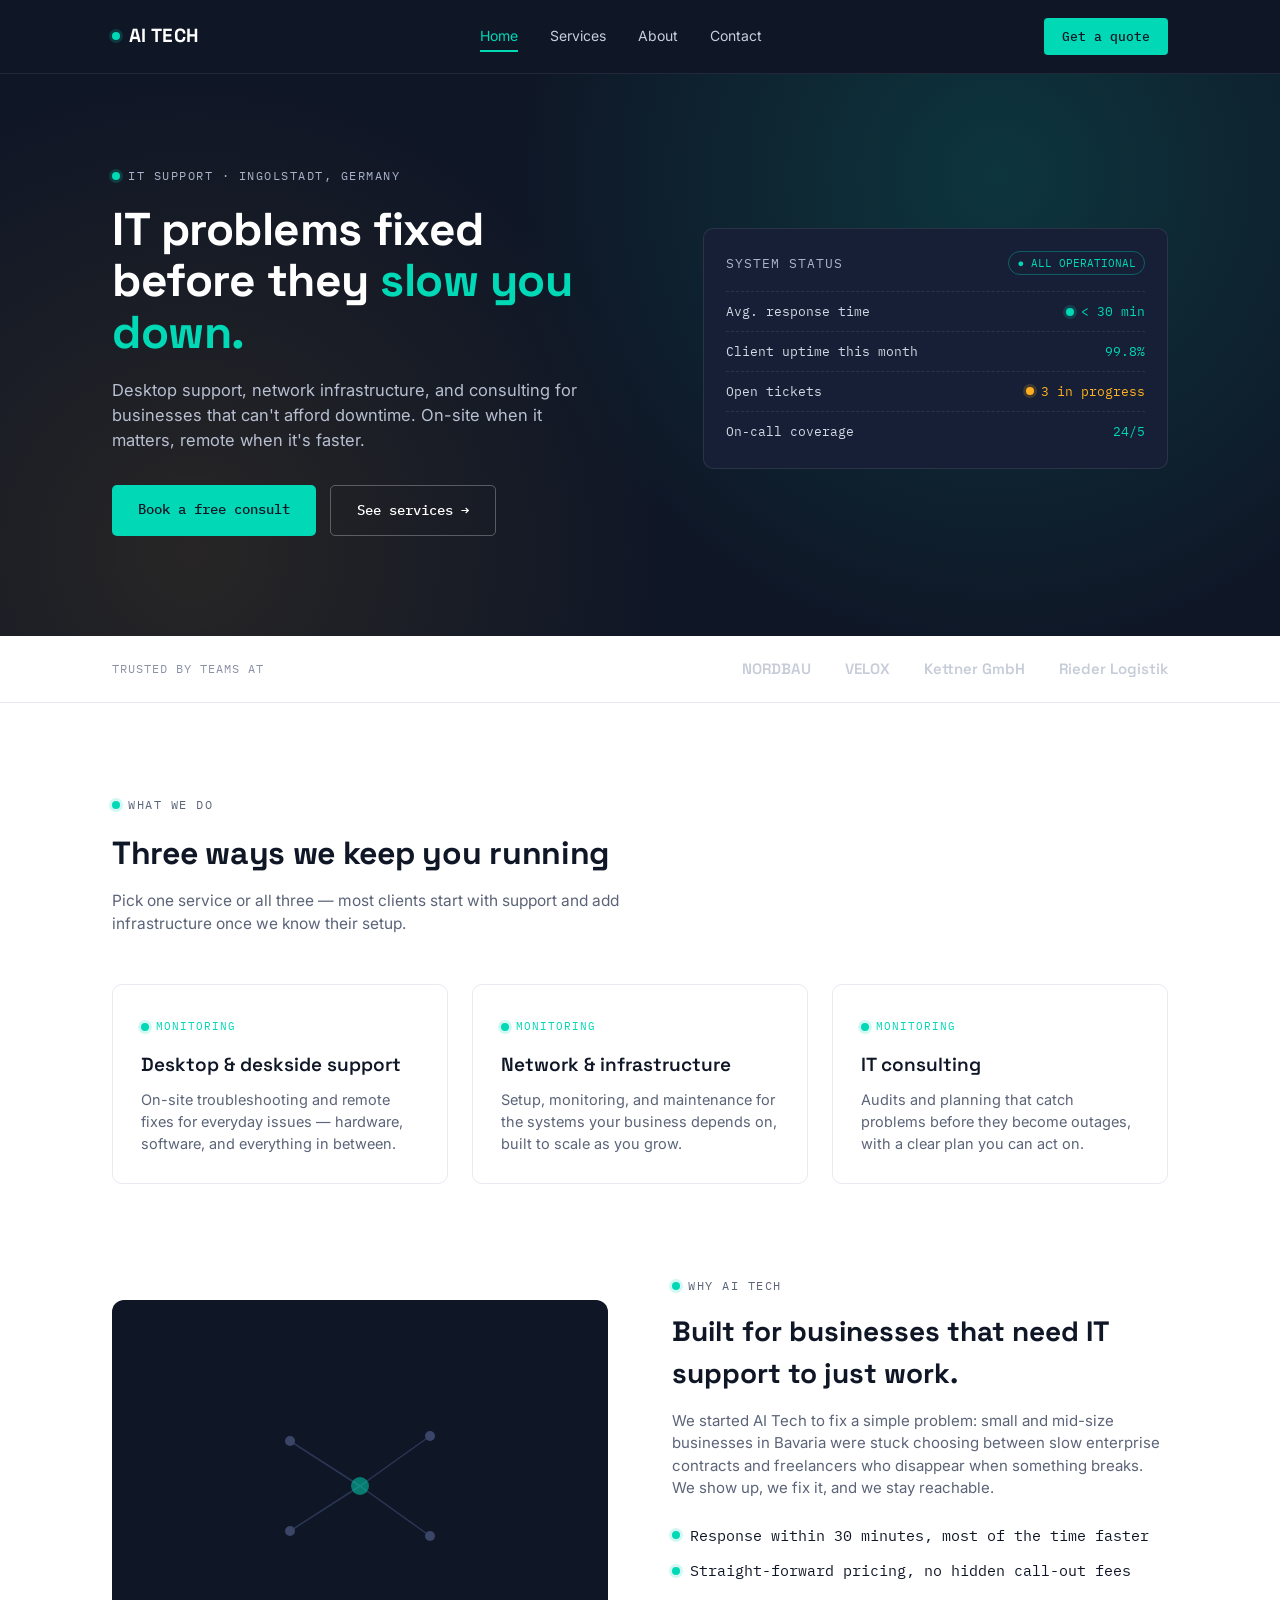
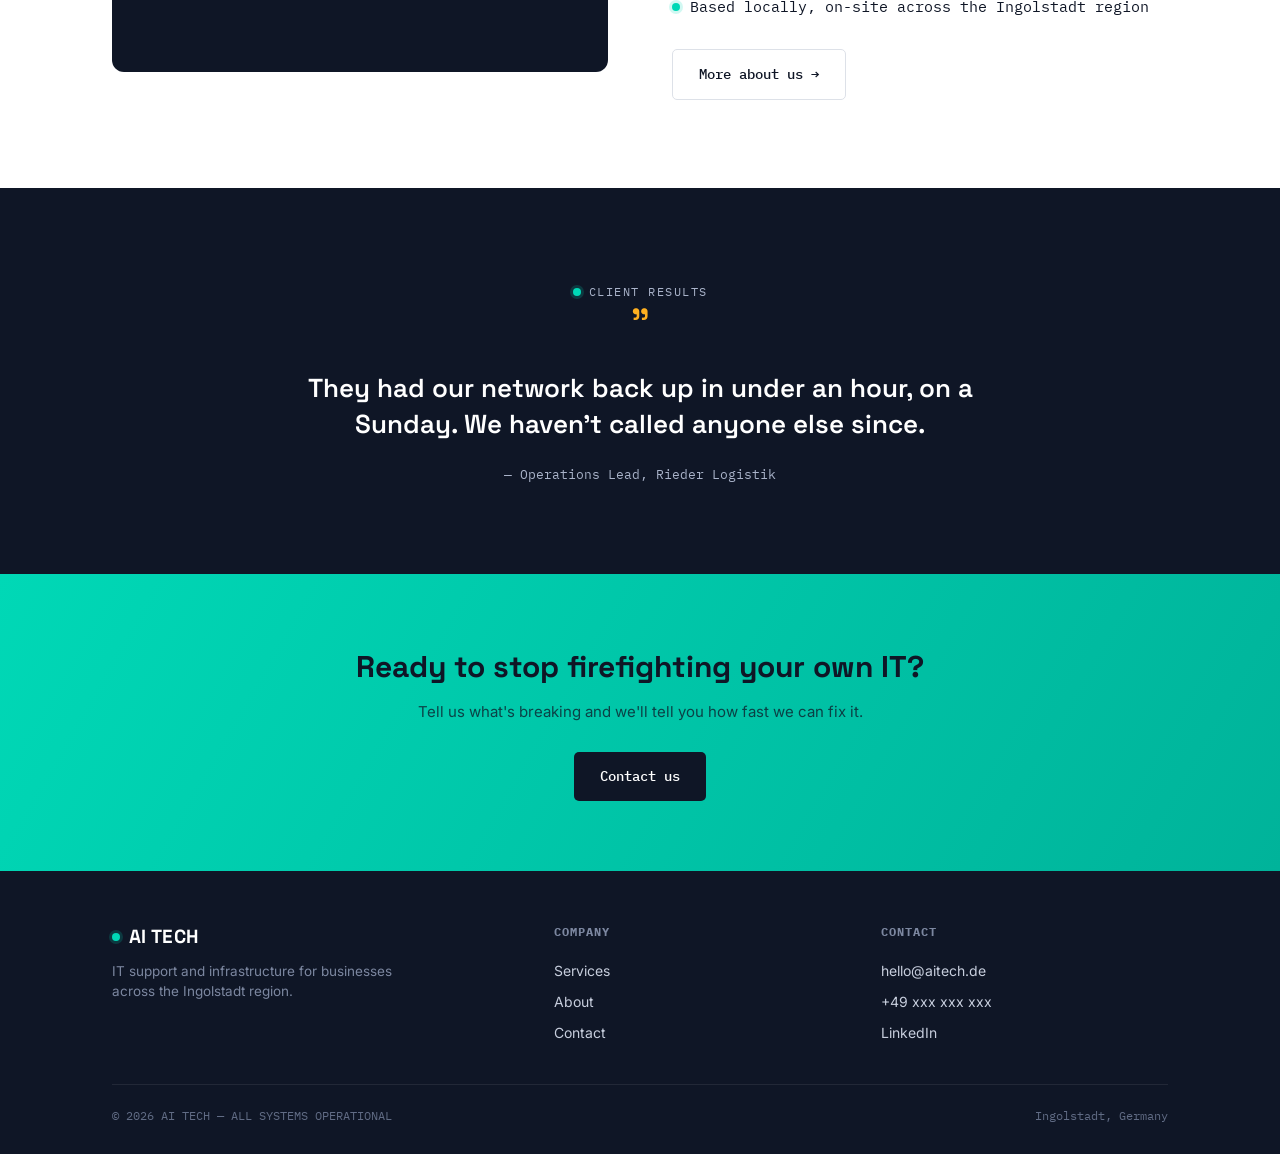
<file: index.html>
<!DOCTYPE html>
<html lang="en">
<head>
<meta charset="UTF-8">
<meta name="viewport" content="width=device-width, initial-scale=1">
<title>AI Tech — IT Support in Ingolstadt</title>
<link rel="preconnect" href="https://fonts.googleapis.com">
<link href="https://fonts.googleapis.com/css2?family=Space+Grotesk:wght@500;600;700&family=Inter:wght@400;500;600&family=IBM+Plex+Mono:wght@400;500&display=swap" rel="stylesheet">
<link rel="stylesheet" href="styles.css">
</head>
<body>

<header>
  <div class="wrap">
    <nav>
      <a href="index.html" class="logo"><span class="dot"></span>AI TECH</a>
      <div class="nav-links">
        <a href="index.html" class="active">Home</a>
        <a href="services.html">Services</a>
        <a href="about.html">About</a>
        <a href="contact.html">Contact</a>
      </div>
      <a href="contact.html" class="nav-cta">Get a quote</a>
      <button class="menu-btn" aria-label="Toggle menu" aria-expanded="false">≡</button>
    </nav>
    <div class="mobile-menu">
      <a href="index.html" class="active">Home</a>
      <a href="services.html">Services</a>
      <a href="about.html">About</a>
      <a href="contact.html">Contact</a>
    </div>
  </div>
</header>

<section class="hero">
  <div class="wrap hero-inner">
    <div>
      <span class="eyebrow on-dark"><span class="dot"></span>IT SUPPORT · INGOLSTADT, GERMANY</span>
      <h1>IT problems fixed<br>before they <span>slow you down.</span></h1>
      <p class="sub">Desktop support, network infrastructure, and consulting for businesses that can't afford downtime. On-site when it matters, remote when it's faster.</p>
      <div class="cta-row">
        <a href="contact.html" class="btn-primary">Book a free consult</a>
        <a href="services.html" class="btn-secondary">See services →</a>
      </div>
    </div>

    <div class="status-panel">
      <div class="head">
        <span class="title">SYSTEM STATUS</span>
        <span class="badge">● ALL OPERATIONAL</span>
      </div>
      <div class="status-row"><span class="name">Avg. response time</span><span class="val"><span class="dot"></span>&lt; 30 min</span></div>
      <div class="status-row"><span class="name">Client uptime this month</span><span class="val">99.8%</span></div>
      <div class="status-row"><span class="name">Open tickets</span><span class="val amber"><span class="dot amber"></span>3 in progress</span></div>
      <div class="status-row"><span class="name">On-call coverage</span><span class="val">24/5</span></div>
    </div>
  </div>
</section>

<div class="trust">
  <div class="wrap">
    <span class="label">TRUSTED BY TEAMS AT</span>
    <div class="logos">
      <span>NORDBAU</span><span>VELOX</span><span>Kettner&nbsp;GmbH</span><span>Rieder&nbsp;Logistik</span>
    </div>
  </div>
</div>

<section class="section on-white">
  <div class="wrap">
    <div class="section-head">
      <span class="eyebrow"><span class="dot"></span>WHAT WE DO</span>
      <h2>Three ways we keep you running</h2>
      <p>Pick one service or all three — most clients start with support and add infrastructure once we know their setup.</p>
    </div>
    <div class="cards">
      <div class="card">
        <span class="status-tag"><span class="dot"></span>MONITORING</span>
        <h3>Desktop &amp; deskside support</h3>
        <p>On-site troubleshooting and remote fixes for everyday issues — hardware, software, and everything in between.</p>
      </div>
      <div class="card">
        <span class="status-tag"><span class="dot"></span>MONITORING</span>
        <h3>Network &amp; infrastructure</h3>
        <p>Setup, monitoring, and maintenance for the systems your business depends on, built to scale as you grow.</p>
      </div>
      <div class="card">
        <span class="status-tag"><span class="dot"></span>MONITORING</span>
        <h3>IT consulting</h3>
        <p>Audits and planning that catch problems before they become outages, with a clear plan you can act on.</p>
      </div>
    </div>
  </div>
</section>

<section class="section on-white" style="padding-top:0;">
  <div class="wrap split">
    <div class="diagram-box">
      <svg width="200" height="150" viewBox="0 0 200 150" fill="none">
        <line x1="30" y1="30" x2="100" y2="75" stroke="#2A3654" stroke-width="1.5"/>
        <line x1="170" y1="25" x2="100" y2="75" stroke="#2A3654" stroke-width="1.5"/>
        <line x1="30" y1="120" x2="100" y2="75" stroke="#2A3654" stroke-width="1.5"/>
        <line x1="170" y1="125" x2="100" y2="75" stroke="#2A3654" stroke-width="1.5"/>
        <circle cx="30" cy="30" r="5" fill="#3A4568"/>
        <circle cx="170" cy="25" r="5" fill="#3A4568"/>
        <circle cx="30" cy="120" r="5" fill="#3A4568"/>
        <circle cx="170" cy="125" r="5" fill="#3A4568"/>
        <circle cx="100" cy="75" r="9" fill="#00D8B6">
          <animate attributeName="opacity" values="1;0.4;1" dur="2.4s" repeatCount="indefinite"/>
        </circle>
      </svg>
    </div>
    <div>
      <span class="eyebrow"><span class="dot"></span>WHY AI TECH</span>
      <h2>Built for businesses that need IT support to just work.</h2>
      <p>We started AI Tech to fix a simple problem: small and mid-size businesses in Bavaria were stuck choosing between slow enterprise contracts and freelancers who disappear when something breaks. We show up, we fix it, and we stay reachable.</p>
      <ul>
        <li><span class="dot"></span>Response within 30 minutes, most of the time faster</li>
        <li><span class="dot"></span>Straight-forward pricing, no hidden call-out fees</li>
        <li><span class="dot"></span>Based locally, on-site across the Ingolstadt region</li>
      </ul>
      <div class="cta-row" style="margin-top:24px;">
        <a href="about.html" class="btn-secondary" style="color:var(--ink); border-color:#DDE1E8;">More about us →</a>
      </div>
    </div>
  </div>
</section>

<section class="testimonial">
  <div class="wrap">
    <span class="eyebrow on-dark"><span class="dot"></span>CLIENT RESULTS</span>
    <div class="quote-mark">"</div>
    <blockquote>They had our network back up in under an hour, on a Sunday. We haven't called anyone else since.</blockquote>
    <div class="author">— Operations Lead, Rieder Logistik</div>
  </div>
</section>

<section class="cta-band">
  <div class="wrap">
    <h2>Ready to stop firefighting your own IT?</h2>
    <p>Tell us what's breaking and we'll tell you how fast we can fix it.</p>
    <a href="contact.html" class="btn-primary">Contact us</a>
  </div>
</section>

<footer>
  <div class="wrap">
    <div class="footer-grid">
      <div>
        <div class="logo"><span class="dot"></span>AI TECH</div>
        <p>IT support and infrastructure for businesses across the Ingolstadt region.</p>
      </div>
      <div class="col">
        <h4>Company</h4>
        <a href="services.html">Services</a>
        <a href="about.html">About</a>
        <a href="contact.html">Contact</a>
      </div>
      <div class="col">
        <h4>Contact</h4>
        <a href="mailto:hello@aitech.de">hello@aitech.de</a>
        <a href="tel:+49xxxxxxxxx">+49 xxx xxx xxx</a>
        <a href="#">LinkedIn</a>
      </div>
    </div>
    <div class="footer-bottom">
      <span>© 2026 AI TECH — ALL SYSTEMS OPERATIONAL</span>
      <span>Ingolstadt, Germany</span>
    </div>
  </div>
</footer>

<script src="script.js"></script>
</body>
</html>
</file>
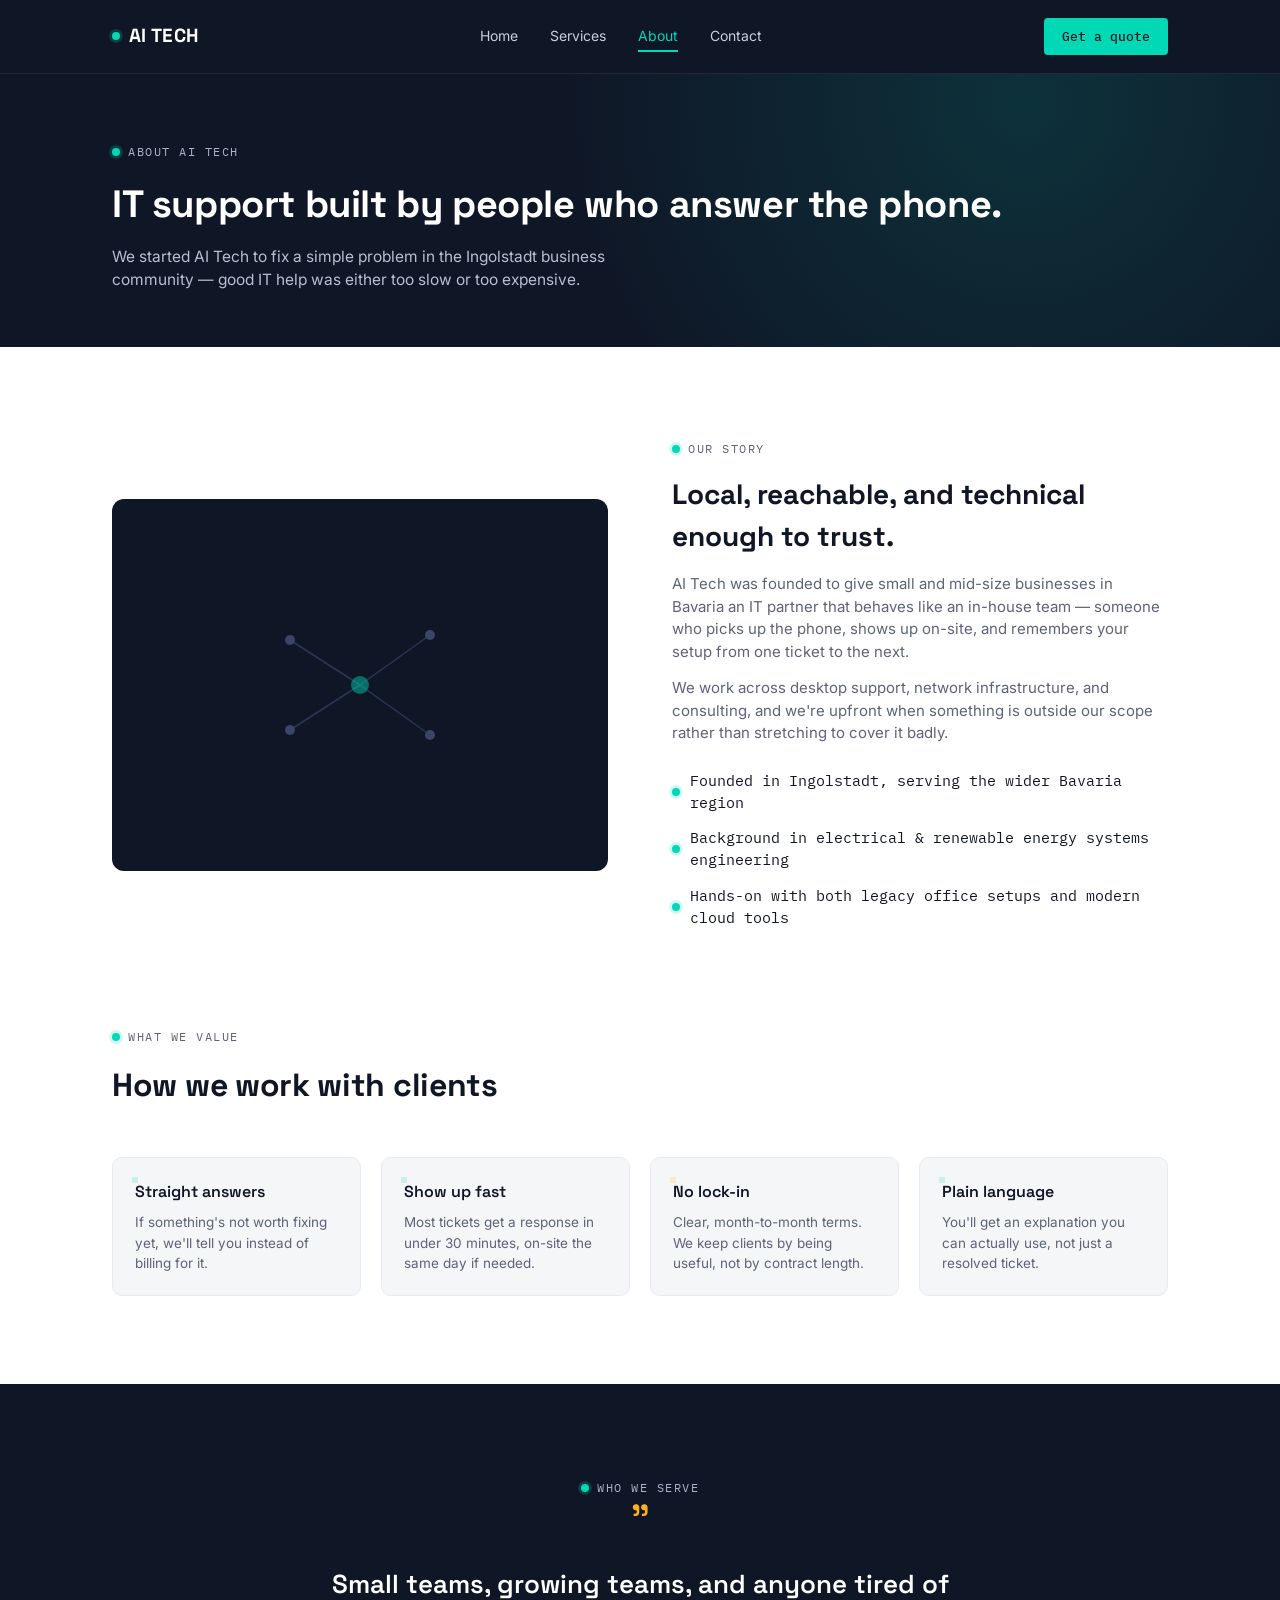
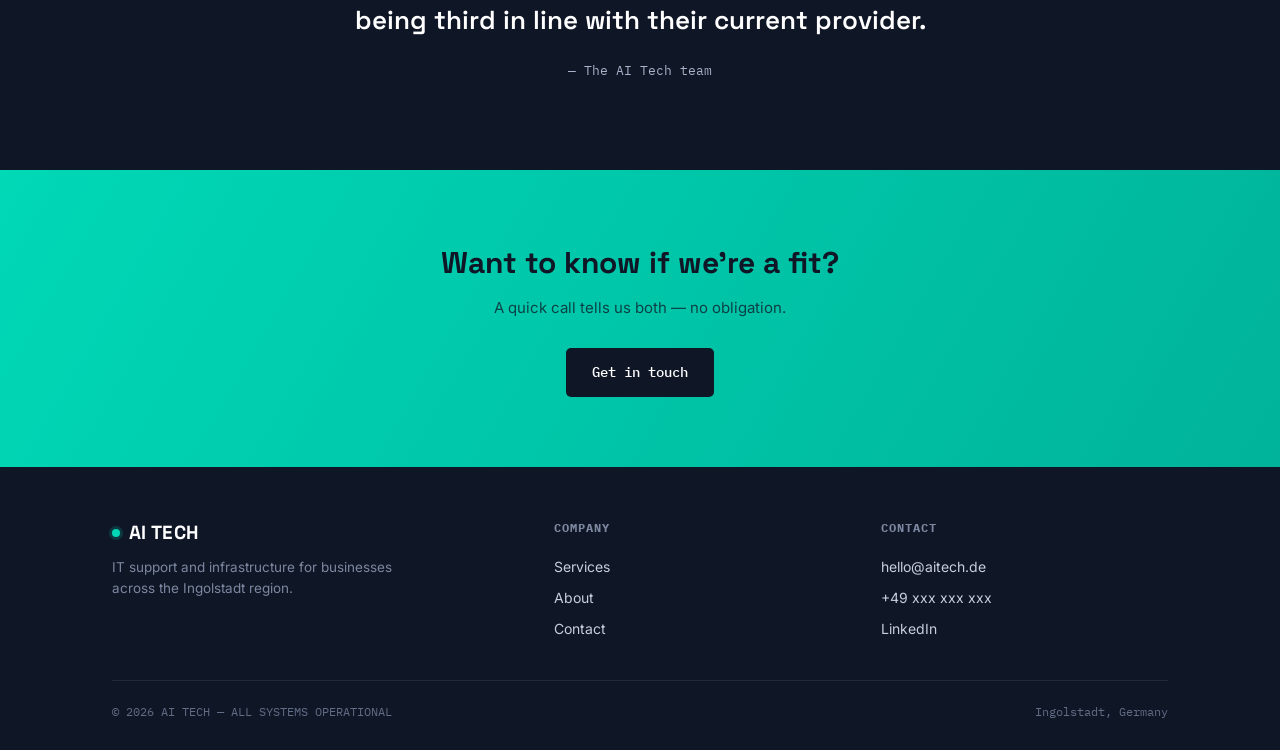
<file: about.html>
<!DOCTYPE html>
<html lang="en">
<head>
<meta charset="UTF-8">
<meta name="viewport" content="width=device-width, initial-scale=1">
<title>About — AI Tech</title>
<link rel="preconnect" href="https://fonts.googleapis.com">
<link href="https://fonts.googleapis.com/css2?family=Space+Grotesk:wght@500;600;700&family=Inter:wght@400;500;600&family=IBM+Plex+Mono:wght@400;500&display=swap" rel="stylesheet">
<link rel="stylesheet" href="styles.css">
</head>
<body>

<header>
  <div class="wrap">
    <nav>
      <a href="index.html" class="logo"><span class="dot"></span>AI TECH</a>
      <div class="nav-links">
        <a href="index.html">Home</a>
        <a href="services.html">Services</a>
        <a href="about.html" class="active">About</a>
        <a href="contact.html">Contact</a>
      </div>
      <a href="contact.html" class="nav-cta">Get a quote</a>
      <button class="menu-btn" aria-label="Toggle menu" aria-expanded="false">≡</button>
    </nav>
    <div class="mobile-menu">
      <a href="index.html">Home</a>
      <a href="services.html">Services</a>
      <a href="about.html" class="active">About</a>
      <a href="contact.html">Contact</a>
    </div>
  </div>
</header>

<section class="page-header">
  <div class="wrap">
    <span class="eyebrow on-dark"><span class="dot"></span>ABOUT AI TECH</span>
    <h1>IT support built by people who answer the phone.</h1>
    <p>We started AI Tech to fix a simple problem in the Ingolstadt business community — good IT help was either too slow or too expensive.</p>
  </div>
</section>

<section class="section on-white">
  <div class="wrap split">
    <div class="diagram-box">
      <svg width="200" height="150" viewBox="0 0 200 150" fill="none">
        <line x1="30" y1="30" x2="100" y2="75" stroke="#2A3654" stroke-width="1.5"/>
        <line x1="170" y1="25" x2="100" y2="75" stroke="#2A3654" stroke-width="1.5"/>
        <line x1="30" y1="120" x2="100" y2="75" stroke="#2A3654" stroke-width="1.5"/>
        <line x1="170" y1="125" x2="100" y2="75" stroke="#2A3654" stroke-width="1.5"/>
        <circle cx="30" cy="30" r="5" fill="#3A4568"/>
        <circle cx="170" cy="25" r="5" fill="#3A4568"/>
        <circle cx="30" cy="120" r="5" fill="#3A4568"/>
        <circle cx="170" cy="125" r="5" fill="#3A4568"/>
        <circle cx="100" cy="75" r="9" fill="#00D8B6">
          <animate attributeName="opacity" values="1;0.4;1" dur="2.4s" repeatCount="indefinite"/>
        </circle>
      </svg>
    </div>
    <div>
      <span class="eyebrow"><span class="dot"></span>OUR STORY</span>
      <h2>Local, reachable, and technical enough to trust.</h2>
      <p>AI Tech was founded to give small and mid-size businesses in Bavaria an IT partner that behaves like an in-house team — someone who picks up the phone, shows up on-site, and remembers your setup from one ticket to the next.</p>
      <p>We work across desktop support, network infrastructure, and consulting, and we're upfront when something is outside our scope rather than stretching to cover it badly.</p>
      <ul>
        <li><span class="dot"></span>Founded in Ingolstadt, serving the wider Bavaria region</li>
        <li><span class="dot"></span>Background in electrical &amp; renewable energy systems engineering</li>
        <li><span class="dot"></span>Hands-on with both legacy office setups and modern cloud tools</li>
      </ul>
    </div>
  </div>
</section>

<section class="section on-white" style="padding-top:0;">
  <div class="wrap">
    <div class="section-head">
      <span class="eyebrow"><span class="dot"></span>WHAT WE VALUE</span>
      <h2>How we work with clients</h2>
    </div>
    <div class="values">
      <div class="value">
        <span class="dot"></span>
        <h4>Straight answers</h4>
        <p>If something's not worth fixing yet, we'll tell you instead of billing for it.</p>
      </div>
      <div class="value">
        <span class="dot"></span>
        <h4>Show up fast</h4>
        <p>Most tickets get a response in under 30 minutes, on-site the same day if needed.</p>
      </div>
      <div class="value">
        <span class="dot amber"></span>
        <h4>No lock-in</h4>
        <p>Clear, month-to-month terms. We keep clients by being useful, not by contract length.</p>
      </div>
      <div class="value">
        <span class="dot"></span>
        <h4>Plain language</h4>
        <p>You'll get an explanation you can actually use, not just a resolved ticket.</p>
      </div>
    </div>
  </div>
</section>

<section class="testimonial">
  <div class="wrap">
    <span class="eyebrow on-dark"><span class="dot"></span>WHO WE SERVE</span>
    <div class="quote-mark">"</div>
    <blockquote>Small teams, growing teams, and anyone tired of being third in line with their current provider.</blockquote>
    <div class="author">— The AI Tech team</div>
  </div>
</section>

<section class="cta-band">
  <div class="wrap">
    <h2>Want to know if we're a fit?</h2>
    <p>A quick call tells us both — no obligation.</p>
    <a href="contact.html" class="btn-primary">Get in touch</a>
  </div>
</section>

<footer>
  <div class="wrap">
    <div class="footer-grid">
      <div>
        <div class="logo"><span class="dot"></span>AI TECH</div>
        <p>IT support and infrastructure for businesses across the Ingolstadt region.</p>
      </div>
      <div class="col">
        <h4>Company</h4>
        <a href="services.html">Services</a>
        <a href="about.html">About</a>
        <a href="contact.html">Contact</a>
      </div>
      <div class="col">
        <h4>Contact</h4>
        <a href="mailto:hello@aitech.de">hello@aitech.de</a>
        <a href="tel:+49xxxxxxxxx">+49 xxx xxx xxx</a>
        <a href="#">LinkedIn</a>
      </div>
    </div>
    <div class="footer-bottom">
      <span>© 2026 AI TECH — ALL SYSTEMS OPERATIONAL</span>
      <span>Ingolstadt, Germany</span>
    </div>
  </div>
</footer>

<script src="script.js"></script>
</body>
</html>
</file>
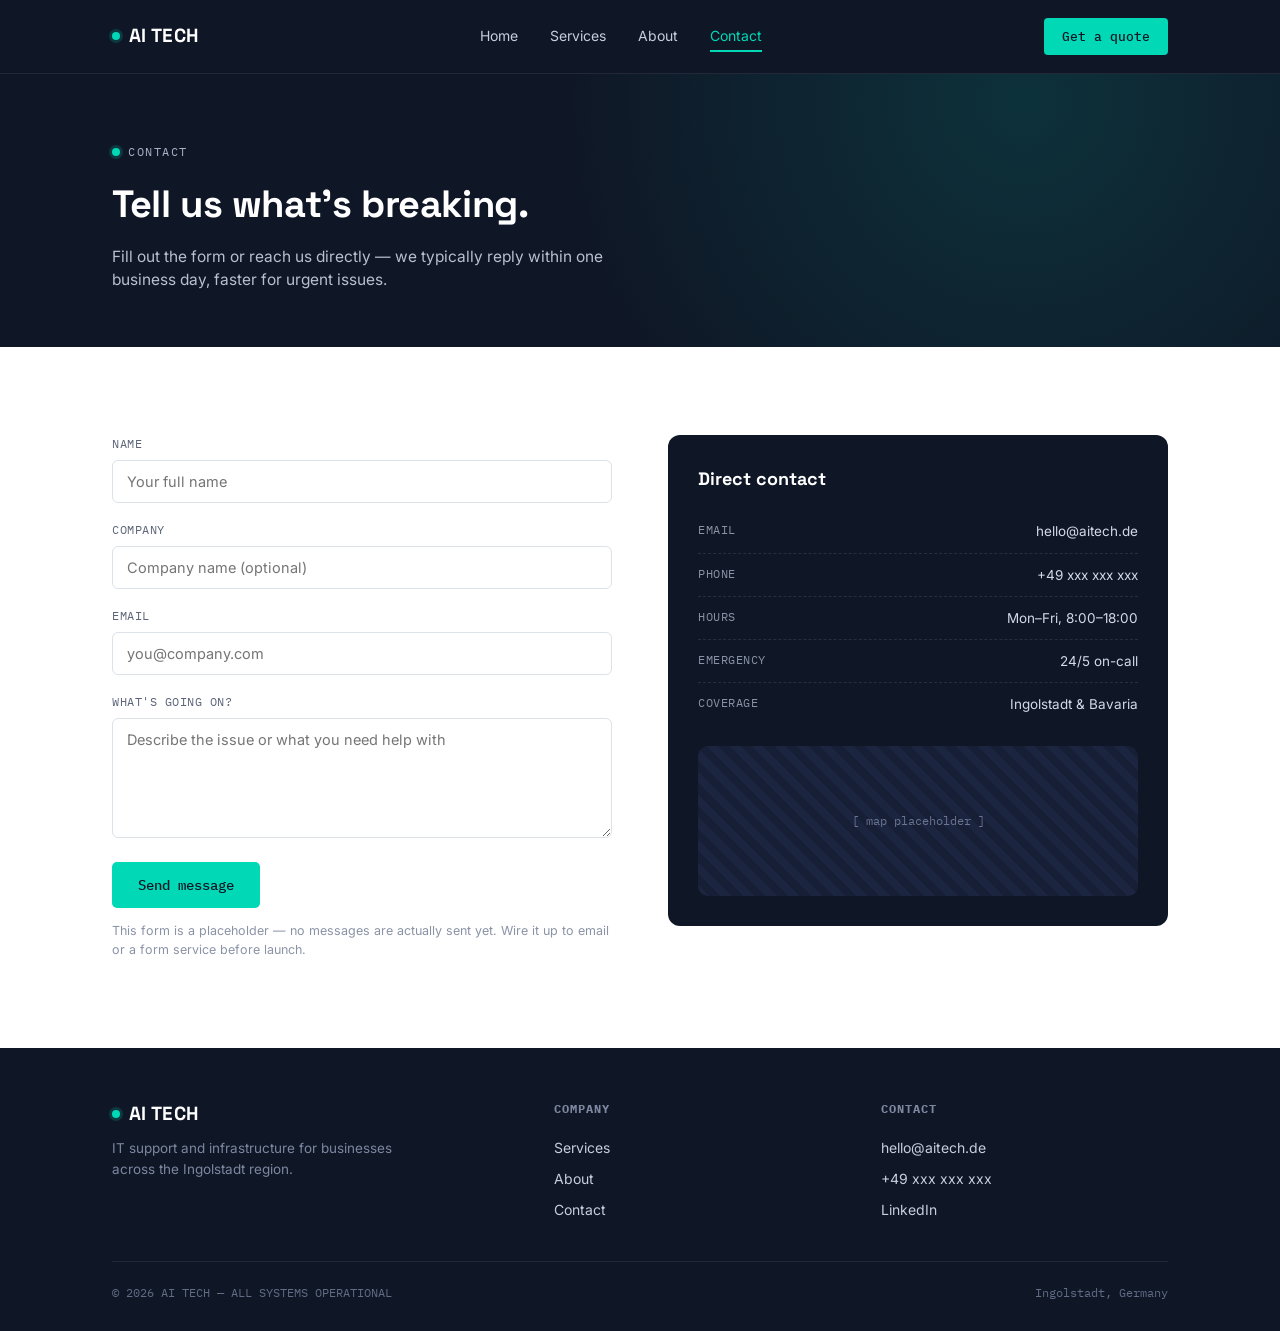
<file: contact.html>
<!DOCTYPE html>
<html lang="en">
<head>
<meta charset="UTF-8">
<meta name="viewport" content="width=device-width, initial-scale=1">
<title>Contact — AI Tech</title>
<link rel="preconnect" href="https://fonts.googleapis.com">
<link href="https://fonts.googleapis.com/css2?family=Space+Grotesk:wght@500;600;700&family=Inter:wght@400;500;600&family=IBM+Plex+Mono:wght@400;500&display=swap" rel="stylesheet">
<link rel="stylesheet" href="styles.css">
</head>
<body>

<header>
  <div class="wrap">
    <nav>
      <a href="index.html" class="logo"><span class="dot"></span>AI TECH</a>
      <div class="nav-links">
        <a href="index.html">Home</a>
        <a href="services.html">Services</a>
        <a href="about.html">About</a>
        <a href="contact.html" class="active">Contact</a>
      </div>
      <a href="contact.html" class="nav-cta">Get a quote</a>
      <button class="menu-btn" aria-label="Toggle menu" aria-expanded="false">≡</button>
    </nav>
    <div class="mobile-menu">
      <a href="index.html">Home</a>
      <a href="services.html">Services</a>
      <a href="about.html">About</a>
      <a href="contact.html" class="active">Contact</a>
    </div>
  </div>
</header>

<section class="page-header">
  <div class="wrap">
    <span class="eyebrow on-dark"><span class="dot"></span>CONTACT</span>
    <h1>Tell us what's breaking.</h1>
    <p>Fill out the form or reach us directly — we typically reply within one business day, faster for urgent issues.</p>
  </div>
</section>

<section class="section on-white">
  <div class="wrap contact-grid">
    <div>
      <form id="contact-form">
        <div class="form-group">
          <label for="name">Name</label>
          <input type="text" id="name" name="name" required placeholder="Your full name">
        </div>
        <div class="form-group">
          <label for="company">Company</label>
          <input type="text" id="company" name="company" placeholder="Company name (optional)">
        </div>
        <div class="form-group">
          <label for="email">Email</label>
          <input type="email" id="email" name="email" required placeholder="you@company.com">
        </div>
        <div class="form-group">
          <label for="message">What's going on?</label>
          <textarea id="message" name="message" required placeholder="Describe the issue or what you need help with"></textarea>
        </div>
        <button type="submit" class="btn-primary">Send message</button>
        <p class="form-note">This form is a placeholder — no messages are actually sent yet. Wire it up to email or a form service before launch.</p>
        <div class="form-success"></div>
      </form>
    </div>

    <div>
      <div class="info-card">
        <h3>Direct contact</h3>
        <div class="info-row"><span class="k">EMAIL</span><span class="v">hello@aitech.de</span></div>
        <div class="info-row"><span class="k">PHONE</span><span class="v">+49 xxx xxx xxx</span></div>
        <div class="info-row"><span class="k">HOURS</span><span class="v">Mon–Fri, 8:00–18:00</span></div>
        <div class="info-row"><span class="k">EMERGENCY</span><span class="v">24/5 on-call</span></div>
        <div class="info-row"><span class="k">COVERAGE</span><span class="v">Ingolstadt &amp; Bavaria</span></div>
        <div class="map-box">[ map placeholder ]</div>
      </div>
    </div>
  </div>
</section>

<footer>
  <div class="wrap">
    <div class="footer-grid">
      <div>
        <div class="logo"><span class="dot"></span>AI TECH</div>
        <p>IT support and infrastructure for businesses across the Ingolstadt region.</p>
      </div>
      <div class="col">
        <h4>Company</h4>
        <a href="services.html">Services</a>
        <a href="about.html">About</a>
        <a href="contact.html">Contact</a>
      </div>
      <div class="col">
        <h4>Contact</h4>
        <a href="mailto:hello@aitech.de">hello@aitech.de</a>
        <a href="tel:+49xxxxxxxxx">+49 xxx xxx xxx</a>
        <a href="#">LinkedIn</a>
      </div>
    </div>
    <div class="footer-bottom">
      <span>© 2026 AI TECH — ALL SYSTEMS OPERATIONAL</span>
      <span>Ingolstadt, Germany</span>
    </div>
  </div>
</footer>

<script src="script.js"></script>
</body>
</html>
</file>
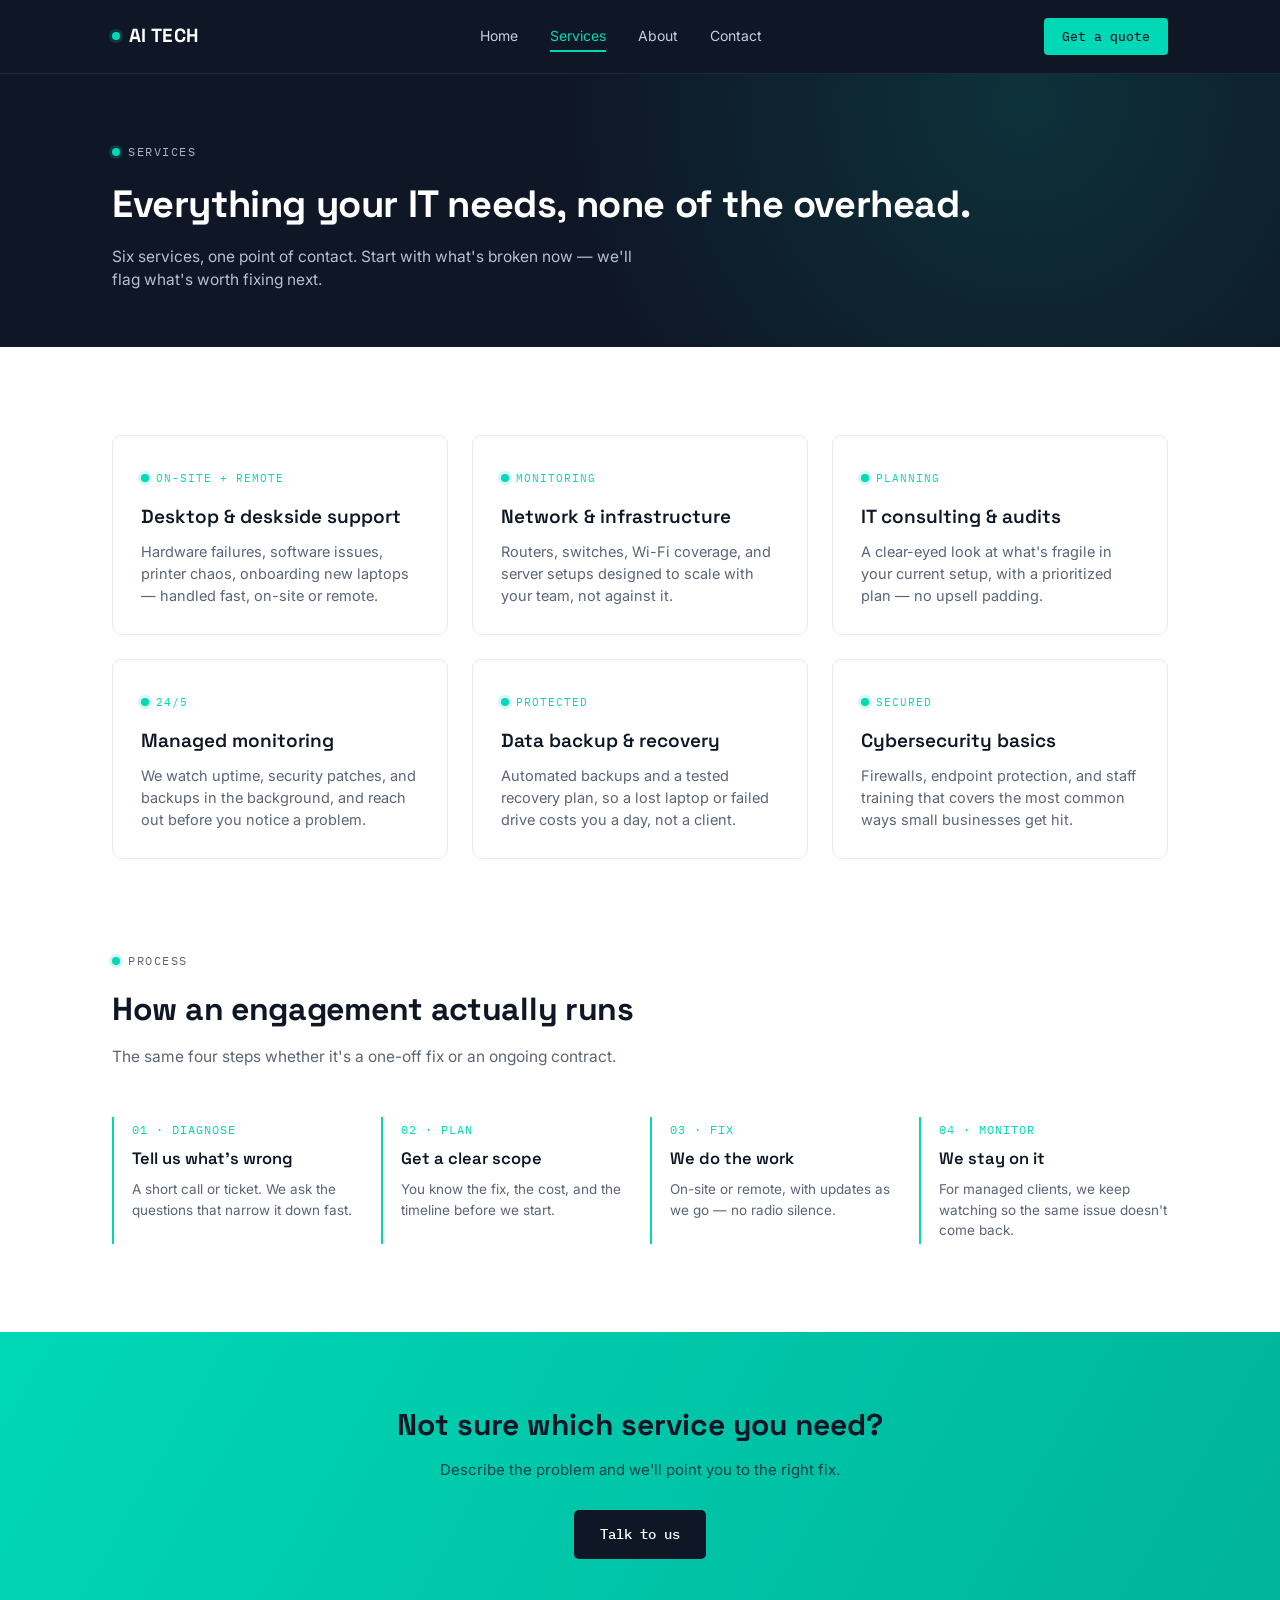
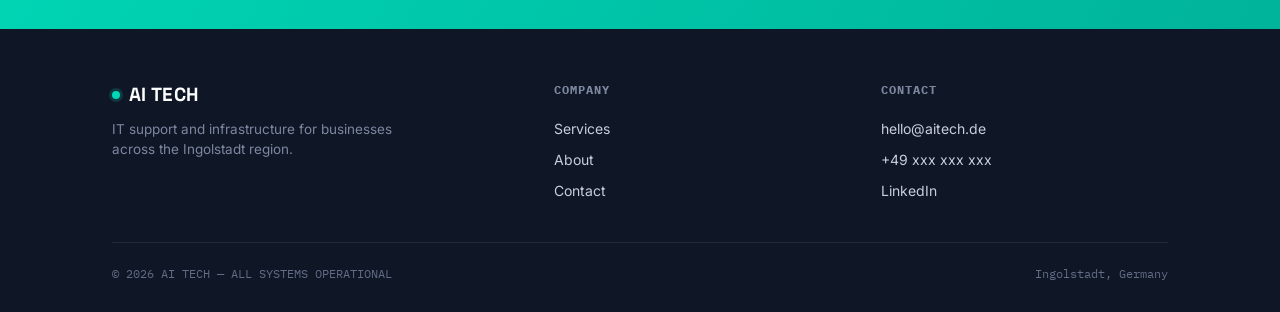
<file: services.html>
<!DOCTYPE html>
<html lang="en">
<head>
<meta charset="UTF-8">
<meta name="viewport" content="width=device-width, initial-scale=1">
<title>Services — AI Tech</title>
<link rel="preconnect" href="https://fonts.googleapis.com">
<link href="https://fonts.googleapis.com/css2?family=Space+Grotesk:wght@500;600;700&family=Inter:wght@400;500;600&family=IBM+Plex+Mono:wght@400;500&display=swap" rel="stylesheet">
<link rel="stylesheet" href="styles.css">
</head>
<body>

<header>
  <div class="wrap">
    <nav>
      <a href="index.html" class="logo"><span class="dot"></span>AI TECH</a>
      <div class="nav-links">
        <a href="index.html">Home</a>
        <a href="services.html" class="active">Services</a>
        <a href="about.html">About</a>
        <a href="contact.html">Contact</a>
      </div>
      <a href="contact.html" class="nav-cta">Get a quote</a>
      <button class="menu-btn" aria-label="Toggle menu" aria-expanded="false">≡</button>
    </nav>
    <div class="mobile-menu">
      <a href="index.html">Home</a>
      <a href="services.html" class="active">Services</a>
      <a href="about.html">About</a>
      <a href="contact.html">Contact</a>
    </div>
  </div>
</header>

<section class="page-header">
  <div class="wrap">
    <span class="eyebrow on-dark"><span class="dot"></span>SERVICES</span>
    <h1>Everything your IT needs, none of the overhead.</h1>
    <p>Six services, one point of contact. Start with what's broken now — we'll flag what's worth fixing next.</p>
  </div>
</section>

<section class="section on-white">
  <div class="wrap">
    <div class="cards">
      <div class="card">
        <span class="status-tag"><span class="dot"></span>ON-SITE + REMOTE</span>
        <h3>Desktop &amp; deskside support</h3>
        <p>Hardware failures, software issues, printer chaos, onboarding new laptops — handled fast, on-site or remote.</p>
      </div>
      <div class="card">
        <span class="status-tag"><span class="dot"></span>MONITORING</span>
        <h3>Network &amp; infrastructure</h3>
        <p>Routers, switches, Wi-Fi coverage, and server setups designed to scale with your team, not against it.</p>
      </div>
      <div class="card">
        <span class="status-tag"><span class="dot"></span>PLANNING</span>
        <h3>IT consulting &amp; audits</h3>
        <p>A clear-eyed look at what's fragile in your current setup, with a prioritized plan — no upsell padding.</p>
      </div>
      <div class="card">
        <span class="status-tag"><span class="dot"></span>24/5</span>
        <h3>Managed monitoring</h3>
        <p>We watch uptime, security patches, and backups in the background, and reach out before you notice a problem.</p>
      </div>
      <div class="card">
        <span class="status-tag"><span class="dot"></span>PROTECTED</span>
        <h3>Data backup &amp; recovery</h3>
        <p>Automated backups and a tested recovery plan, so a lost laptop or failed drive costs you a day, not a client.</p>
      </div>
      <div class="card">
        <span class="status-tag"><span class="dot"></span>SECURED</span>
        <h3>Cybersecurity basics</h3>
        <p>Firewalls, endpoint protection, and staff training that covers the most common ways small businesses get hit.</p>
      </div>
    </div>
  </div>
</section>

<section class="section on-white" style="padding-top:0;">
  <div class="wrap">
    <div class="section-head">
      <span class="eyebrow"><span class="dot"></span>PROCESS</span>
      <h2>How an engagement actually runs</h2>
      <p>The same four steps whether it's a one-off fix or an ongoing contract.</p>
    </div>
    <div class="steps">
      <div class="step">
        <span class="num">01 · DIAGNOSE</span>
        <h4>Tell us what's wrong</h4>
        <p>A short call or ticket. We ask the questions that narrow it down fast.</p>
      </div>
      <div class="step">
        <span class="num">02 · PLAN</span>
        <h4>Get a clear scope</h4>
        <p>You know the fix, the cost, and the timeline before we start.</p>
      </div>
      <div class="step">
        <span class="num">03 · FIX</span>
        <h4>We do the work</h4>
        <p>On-site or remote, with updates as we go — no radio silence.</p>
      </div>
      <div class="step">
        <span class="num">04 · MONITOR</span>
        <h4>We stay on it</h4>
        <p>For managed clients, we keep watching so the same issue doesn't come back.</p>
      </div>
    </div>
  </div>
</section>

<section class="cta-band">
  <div class="wrap">
    <h2>Not sure which service you need?</h2>
    <p>Describe the problem and we'll point you to the right fix.</p>
    <a href="contact.html" class="btn-primary">Talk to us</a>
  </div>
</section>

<footer>
  <div class="wrap">
    <div class="footer-grid">
      <div>
        <div class="logo"><span class="dot"></span>AI TECH</div>
        <p>IT support and infrastructure for businesses across the Ingolstadt region.</p>
      </div>
      <div class="col">
        <h4>Company</h4>
        <a href="services.html">Services</a>
        <a href="about.html">About</a>
        <a href="contact.html">Contact</a>
      </div>
      <div class="col">
        <h4>Contact</h4>
        <a href="mailto:hello@aitech.de">hello@aitech.de</a>
        <a href="tel:+49xxxxxxxxx">+49 xxx xxx xxx</a>
        <a href="#">LinkedIn</a>
      </div>
    </div>
    <div class="footer-bottom">
      <span>© 2026 AI TECH — ALL SYSTEMS OPERATIONAL</span>
      <span>Ingolstadt, Germany</span>
    </div>
  </div>
</footer>

<script src="script.js"></script>
</body>
</html>
</file>
<file: styles.css>
:root{
  --ink:#0F1626;
  --ink-2:#161F35;
  --paper:#F4F6F8;
  --cyan:#00D8B6;
  --amber:#FFB020;
  --slate:#5B6478;
  --slate-light:#8A93A6;
  --white:#FFFFFF;
  --display:'Space Grotesk', sans-serif;
  --body:'Inter', sans-serif;
  --mono:'IBM Plex Mono', monospace;
}
*{box-sizing:border-box; margin:0; padding:0;}
html{scroll-behavior:smooth;}
body{font-family:var(--body); background:var(--paper); color:var(--ink); line-height:1.5;}
a{color:inherit; text-decoration:none;}
.wrap{max-width:1120px; margin:0 auto; padding:0 32px;}
@media (max-width:640px){ .wrap{padding:0 20px;} }
img{max-width:100%; display:block;}

:focus-visible{ outline:2px solid var(--cyan); outline-offset:3px; }

.eyebrow{display:inline-flex; align-items:center; gap:8px; font-family:var(--mono); font-size:12px; letter-spacing:1.5px; text-transform:uppercase; color:var(--slate);}
.eyebrow.on-dark{color:#A9B3C9;}
.dot{width:8px; height:8px; border-radius:50%; background:var(--cyan); box-shadow:0 0 0 3px rgba(0,216,182,0.18); animation:pulse 2.4s ease-in-out infinite; flex-shrink:0;}
.dot.amber{background:var(--amber); box-shadow:0 0 0 3px rgba(255,176,32,0.18);}
@keyframes pulse{0%,100%{opacity:1;} 50%{opacity:0.45;}}
@media (prefers-reduced-motion: reduce){ .dot{animation:none;} }

/* header / nav */
header{background:var(--ink); color:var(--white); position:sticky; top:0; z-index:20; border-bottom:1px solid rgba(255,255,255,0.08);}
nav{display:flex; align-items:center; justify-content:space-between; padding:18px 0; position:relative;}
.logo{font-family:var(--display); font-weight:700; font-size:19px; letter-spacing:0.3px; display:flex; align-items:center; gap:9px;}
.logo .dot{animation-duration:1.8s;}
.nav-links{display:flex; gap:32px; font-size:14px; color:#C7CEDD;}
.nav-links a{padding:4px 0; border-bottom:2px solid transparent;}
.nav-links a:hover{color:var(--cyan);}
.nav-links a.active{color:var(--cyan); border-bottom-color:var(--cyan);}
.nav-cta{font-family:var(--mono); font-size:12.5px; background:var(--cyan); color:var(--ink); padding:9px 18px; border-radius:4px; font-weight:500;}
.nav-cta:hover{background:#1FE8C9;}
.menu-btn{display:none; background:none; border:1px solid rgba(255,255,255,0.25); color:#fff; padding:6px 10px; border-radius:4px; font-size:18px; cursor:pointer;}
.mobile-menu{display:none; flex-direction:column; gap:2px; background:var(--ink-2); border-top:1px solid rgba(255,255,255,0.08); padding:10px 0;}
.mobile-menu a{padding:12px 0; font-size:14.5px; color:#C7CEDD; border-bottom:1px solid rgba(255,255,255,0.06);}
.mobile-menu a.active{color:var(--cyan);}
.mobile-menu.open{display:flex;}
@media (max-width:800px){
  .nav-links, .nav-cta{display:none;}
  .menu-btn{display:block;}
}

/* page header (non-home pages) */
.page-header{background:var(--ink); color:#fff; padding:64px 0 56px; position:relative; overflow:hidden;}
.page-header::before{content:''; position:absolute; inset:0; background:radial-gradient(circle at 80% 10%, rgba(0,216,182,0.14), transparent 45%); pointer-events:none;}
.page-header h1{font-family:var(--display); font-weight:700; font-size:38px; margin:14px 0 12px; letter-spacing:-0.4px; position:relative;}
.page-header p{color:#B7BFD1; font-size:15.5px; max-width:520px; position:relative;}

/* hero (home only) */
.hero{background:var(--ink); color:var(--white); padding:88px 0 100px; position:relative; overflow:hidden;}
.hero::before{content:''; position:absolute; inset:0; background:radial-gradient(circle at 78% 18%, rgba(0,216,182,0.16), transparent 45%), radial-gradient(circle at 15% 85%, rgba(255,176,32,0.10), transparent 40%); pointer-events:none;}
.hero-inner{position:relative; display:grid; grid-template-columns:1.15fr 1fr; gap:56px; align-items:center;}
@media (max-width:900px){ .hero-inner{grid-template-columns:1fr;} }
.hero h1{font-family:var(--display); font-weight:700; font-size:46px; line-height:1.12; margin:18px 0 20px; letter-spacing:-0.5px;}
.hero h1 span{color:var(--cyan);}
@media (max-width:640px){ .hero h1{font-size:32px;} }
.hero p.sub{color:#B7BFD1; font-size:16.5px; max-width:480px; margin-bottom:32px;}

.cta-row{display:flex; gap:14px; flex-wrap:wrap;}
.btn-primary{font-family:var(--mono); font-weight:500; font-size:14px; background:var(--cyan); color:var(--ink); padding:14px 26px; border-radius:5px; display:inline-block; border:none; cursor:pointer;}
.btn-primary:hover{background:#1FE8C9;}
.btn-secondary{font-family:var(--mono); font-weight:500; font-size:14px; border:1px solid rgba(255,255,255,0.28); color:#fff; padding:14px 26px; border-radius:5px; display:inline-block;}
.btn-secondary:hover{border-color:var(--cyan); color:var(--cyan);}

.status-panel{background:var(--ink-2); border:1px solid rgba(255,255,255,0.09); border-radius:10px; padding:22px 22px 18px; font-family:var(--mono);}
.status-panel .head{display:flex; justify-content:space-between; align-items:center; margin-bottom:16px;}
.status-panel .head .title{font-size:12.5px; color:#A9B3C9; letter-spacing:1px;}
.status-panel .head .badge{font-size:11px; color:var(--cyan); border:1px solid rgba(0,216,182,0.35); padding:3px 8px; border-radius:20px;}
.status-row{display:flex; justify-content:space-between; align-items:center; padding:10px 0; border-top:1px dashed rgba(255,255,255,0.09); font-size:12.5px;}
.status-row:first-of-type{border-top:none;}
.status-row .name{color:#D3D9E6;}
.status-row .val{color:var(--cyan); display:flex; align-items:center; gap:7px;}
.status-row .val.amber{color:var(--amber);}

/* trust strip */
.trust{background:var(--white); border-bottom:1px solid #E7EAF0; padding:22px 0;}
.trust .wrap{display:flex; justify-content:space-between; align-items:center; flex-wrap:wrap; gap:16px;}
.trust .label{font-family:var(--mono); font-size:11.5px; color:var(--slate-light); letter-spacing:1px;}
.trust .logos{display:flex; gap:34px; flex-wrap:wrap;}
.trust .logos span{font-family:var(--display); font-weight:600; color:#C6CCD8; font-size:15px;}

/* generic sections */
.section{padding:88px 0;}
.section.tight{padding:64px 0;}
.section-head{max-width:600px; margin-bottom:48px;}
.section-head h2{font-family:var(--display); font-size:32px; font-weight:700; margin-top:14px; letter-spacing:-0.3px;}
.section-head p{color:var(--slate); margin-top:12px; font-size:15.5px;}
.section.on-dark{background:var(--ink); color:#fff;}
.section.on-white{background:var(--white);}

/* cards */
.cards{display:grid; grid-template-columns:repeat(3,1fr); gap:24px;}
.cards.two{grid-template-columns:repeat(2,1fr);}
@media (max-width:840px){ .cards, .cards.two{grid-template-columns:1fr;} }
.card{background:var(--white); border:1px solid #E7EAF0; border-radius:10px; padding:28px; transition:transform .15s ease, box-shadow .15s ease;}
.card:hover{transform:translateY(-3px); box-shadow:0 12px 28px rgba(15,22,38,0.08);}
.card .status-tag{display:inline-flex; align-items:center; gap:7px; font-family:var(--mono); font-size:11px; color:var(--cyan); letter-spacing:1px; margin-bottom:16px;}
.card .status-tag .dot{animation-duration:2s;}
.card h3{font-family:var(--display); font-size:19px; font-weight:600; margin-bottom:10px;}
.card p{color:var(--slate); font-size:14.5px;}

/* process steps (real sequence -> numbered, per design rationale) */
.steps{display:grid; grid-template-columns:repeat(4,1fr); gap:20px;}
@media (max-width:900px){ .steps{grid-template-columns:repeat(2,1fr);} }
@media (max-width:560px){ .steps{grid-template-columns:1fr;} }
.step{border-left:2px solid var(--cyan); padding:4px 0 4px 18px;}
.step .num{font-family:var(--mono); font-size:12px; color:var(--cyan); letter-spacing:1px; margin-bottom:8px; display:block;}
.step h4{font-family:var(--display); font-size:16.5px; font-weight:600; margin-bottom:8px;}
.step p{font-size:13.5px; color:var(--slate);}

/* split (about-style) */
.split{display:grid; grid-template-columns:1fr 1fr; gap:64px; align-items:center;}
@media (max-width:840px){ .split{grid-template-columns:1fr; gap:36px;} }
.split.reverse .diagram-box{order:2;}
@media (max-width:840px){ .split.reverse .diagram-box{order:0;} }
.diagram-box{background:var(--ink); border-radius:12px; padding:36px; aspect-ratio:4/3; display:flex; align-items:center; justify-content:center; position:relative; overflow:hidden;}
.split h2{font-family:var(--display); font-size:28px; font-weight:700; margin:14px 0 16px;}
.split p{color:var(--slate); font-size:15px; margin-bottom:14px;}
.split ul{list-style:none; margin-top:18px;}
.split li{display:flex; align-items:center; gap:10px; font-size:14.5px; color:var(--ink); padding:7px 0; font-family:var(--mono);}

/* values grid */
.values{display:grid; grid-template-columns:repeat(4,1fr); gap:20px;}
@media (max-width:900px){ .values{grid-template-columns:repeat(2,1fr);} }
@media (max-width:560px){ .values{grid-template-columns:1fr;} }
.value{padding:22px; border-radius:10px; background:var(--paper); border:1px solid #E7EAF0;}
.value .dot{margin-bottom:14px;}
.value h4{font-family:var(--display); font-size:16px; font-weight:600; margin-bottom:8px;}
.value p{font-size:13.5px; color:var(--slate);}

/* testimonial */
.testimonial{background:var(--ink); color:var(--white); text-align:center; padding:90px 0;}
.testimonial blockquote{font-family:var(--display); font-weight:600; font-size:26px; line-height:1.4; max-width:680px; margin:20px auto 22px;}
.testimonial .quote-mark{color:var(--amber); font-family:var(--display); font-size:48px; line-height:1;}
.testimonial .author{font-family:var(--mono); font-size:13px; color:#A9B3C9;}

/* cta band */
.cta-band{background:linear-gradient(120deg, var(--cyan), #00B39A); color:var(--ink); text-align:center; padding:70px 0;}
.cta-band h2{font-family:var(--display); font-size:30px; font-weight:700; margin-bottom:12px;}
.cta-band p{font-size:15px; margin-bottom:28px; color:rgba(15,22,38,0.75);}
.cta-band .btn-primary{background:var(--ink); color:var(--white);}
.cta-band .btn-primary:hover{background:#232D48;}

/* contact page */
.contact-grid{display:grid; grid-template-columns:1fr 1fr; gap:56px; align-items:start;}
@media (max-width:840px){ .contact-grid{grid-template-columns:1fr; gap:36px;} }
.form-group{margin-bottom:18px;}
.form-group label{display:block; font-family:var(--mono); font-size:12px; letter-spacing:0.5px; color:var(--slate); margin-bottom:7px; text-transform:uppercase;}
.form-group input, .form-group textarea{
  width:100%; padding:12px 14px; border:1px solid #DDE1E8; border-radius:6px; font-family:var(--body); font-size:14.5px; background:var(--white); color:var(--ink);
}
.form-group input:focus, .form-group textarea:focus{ border-color:var(--cyan); outline:none; box-shadow:0 0 0 3px rgba(0,216,182,0.15); }
.form-group textarea{ resize:vertical; min-height:120px; }
.form-note{ font-size:12.5px; color:var(--slate-light); margin-top:14px; }
.form-success{ display:none; background:#E9FBF7; border:1px solid rgba(0,216,182,0.4); color:#0A6656; padding:14px 16px; border-radius:8px; font-size:13.5px; margin-top:16px; font-family:var(--mono); }
.form-success.show{ display:block; }

.info-card{ background:var(--ink); color:#fff; border-radius:12px; padding:30px; }
.info-card h3{ font-family:var(--display); font-size:18px; margin-bottom:18px; }
.info-row{ display:flex; justify-content:space-between; padding:11px 0; border-top:1px dashed rgba(255,255,255,0.1); font-size:13.5px; }
.info-row:first-of-type{ border-top:none; }
.info-row .k{ color:#8A93A6; font-family:var(--mono); font-size:11.5px; letter-spacing:0.5px; }
.info-row .v{ color:#D3D9E6; }
.map-box{ margin-top:20px; height:150px; border-radius:10px; background:repeating-linear-gradient(45deg,#1B2540,#1B2540 8px,#161F35 8px,#161F35 16px); display:flex; align-items:center; justify-content:center; font-family:var(--mono); font-size:12px; color:#6B7590; }

/* footer */
footer{background:var(--ink); color:#A9B3C9; padding:52px 0 30px;}
.footer-grid{display:grid; grid-template-columns:1.4fr 1fr 1fr; gap:40px; margin-bottom:36px;}
@media (max-width:640px){ .footer-grid{grid-template-columns:1fr; gap:28px;} }
footer .logo{color:#fff; margin-bottom:10px;}
footer p{font-size:13.5px; color:#7C87A0; max-width:280px;}
footer h4{font-family:var(--mono); font-size:12px; letter-spacing:1px; color:#7C87A0; margin-bottom:14px; text-transform:uppercase;}
footer .col a{display:block; font-size:14px; padding:5px 0; color:#C7CEDD;}
footer .col a:hover{color:var(--cyan);}
.footer-bottom{border-top:1px solid rgba(255,255,255,0.08); padding-top:22px; font-family:var(--mono); font-size:11.5px; color:#616C85; display:flex; justify-content:space-between; flex-wrap:wrap; gap:10px;}
</file>
